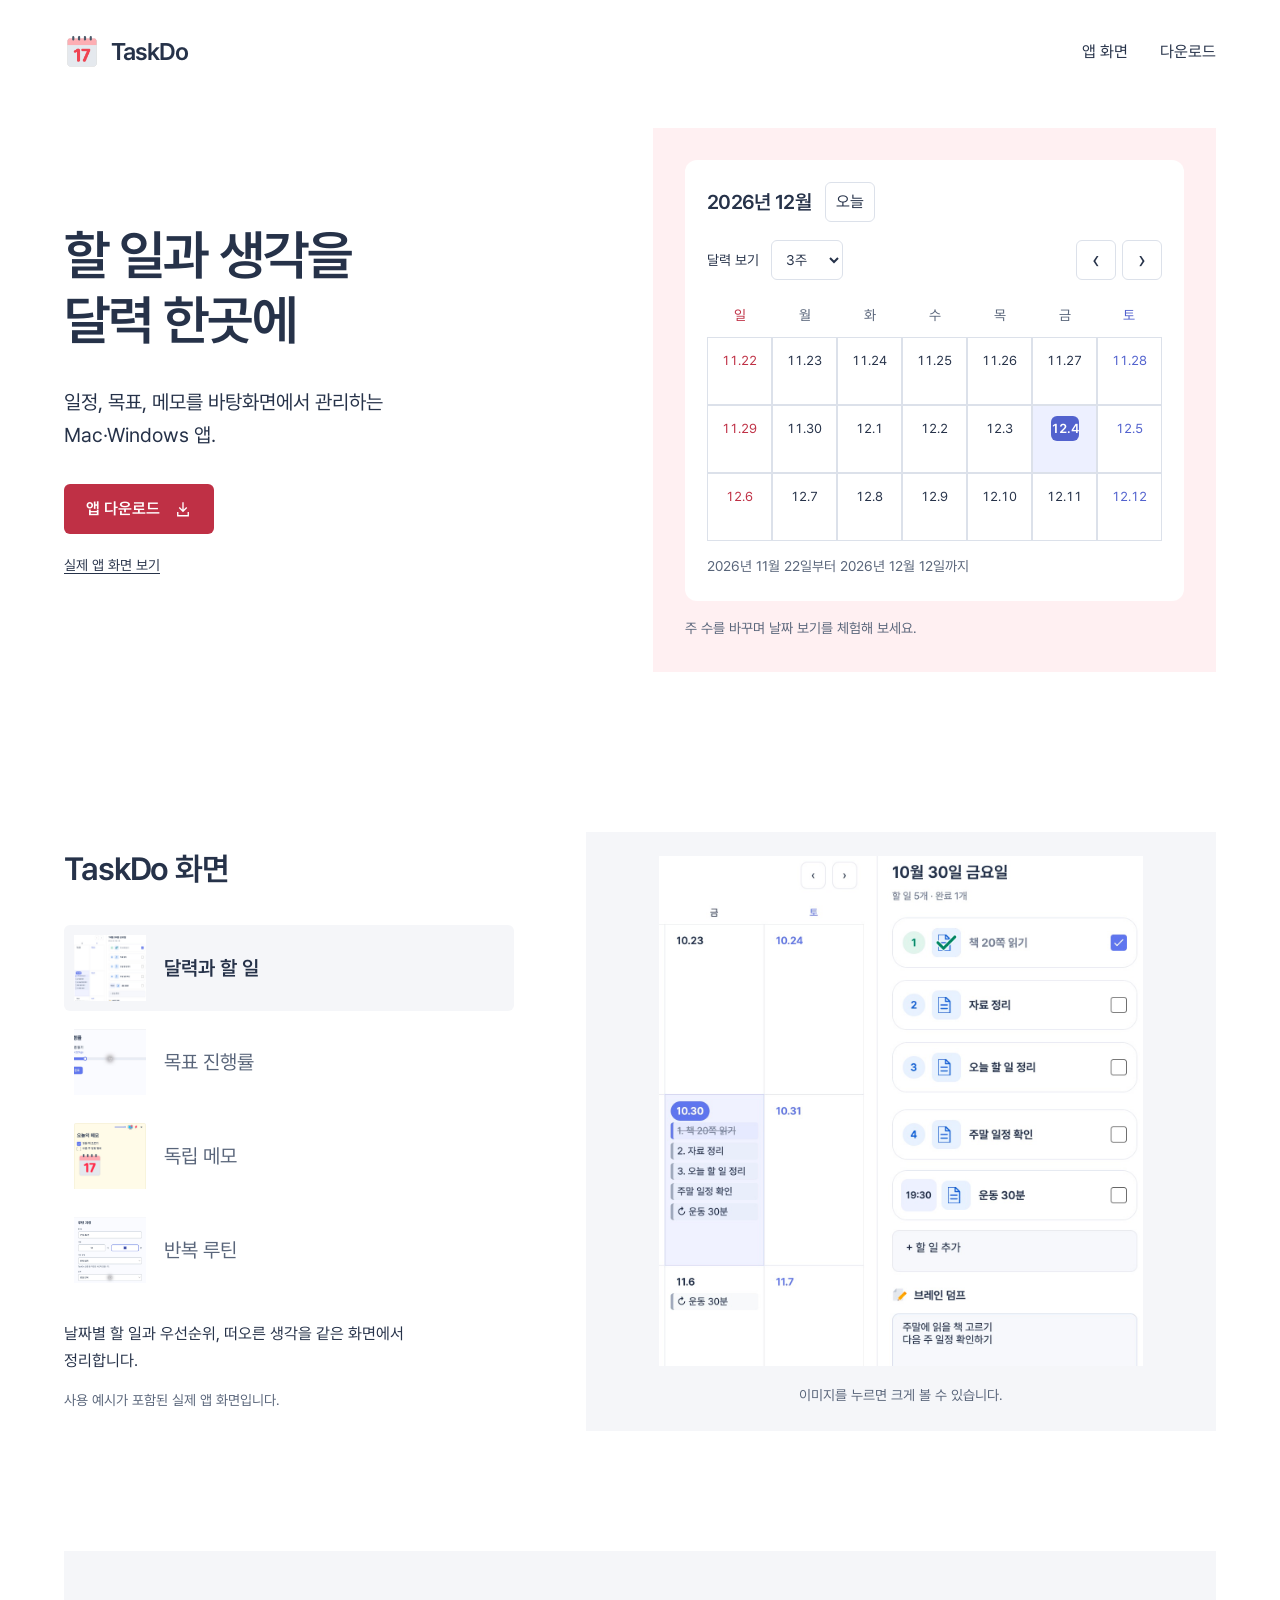
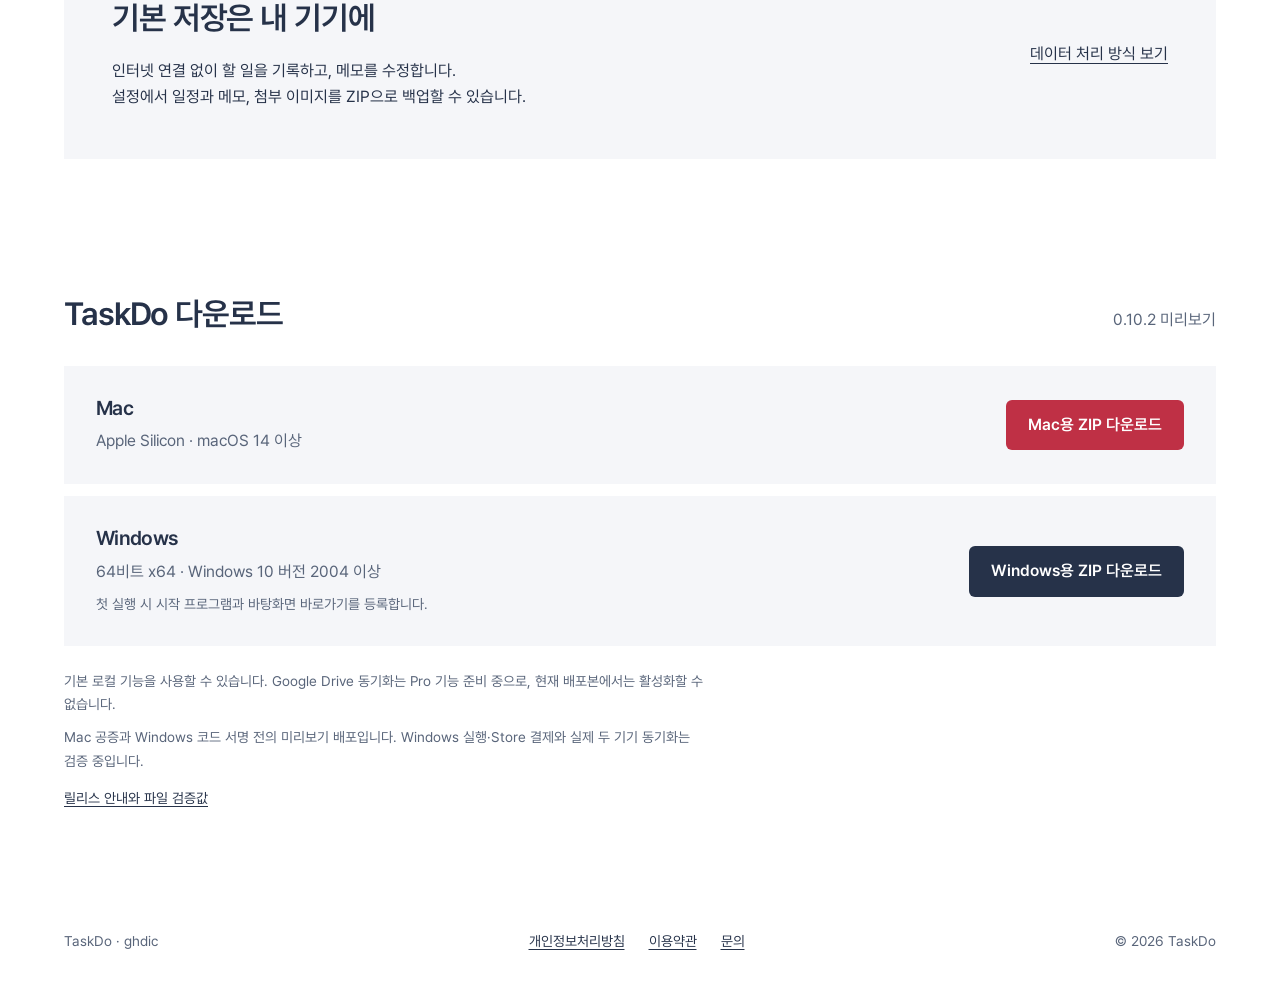
<file: index.html>
<!doctype html>
<html lang="ko">
<head>
  <meta charset="utf-8">
  <meta name="viewport" content="width=device-width, initial-scale=1">
  <meta name="description" content="할 일과 목표, 생각과 메모를 바탕화면에서 관리하는 Mac·Windows 앱 TaskDo.">
  <meta name="color-scheme" content="light">
  <meta name="theme-color" content="#ffffff">
  <meta http-equiv="Content-Security-Policy" content="default-src 'self'; script-src 'self'; style-src 'self'; img-src 'self'; font-src 'self'; connect-src 'none'; object-src 'none'; base-uri 'self'; form-action 'none'">
  <title>TaskDo | 달력, 할 일, 메모</title>
  <link rel="canonical" href="https://ghdic.github.io/taskdo-web/">
  <link rel="icon" type="image/png" href="assets/taskdo.png">
  <link rel="stylesheet" href="assets/site.css">
  <meta property="og:title" content="TaskDo | 달력, 할 일, 메모">
  <meta property="og:description" content="할 일과 목표, 생각과 메모를 바탕화면에서 관리하는 Mac·Windows 앱 TaskDo.">
  <meta property="og:type" content="website">
  <meta property="og:url" content="https://ghdic.github.io/taskdo-web/">
  <meta property="og:image" content="https://ghdic.github.io/taskdo-web/assets/taskdo.png">
</head>
<body>
<a class="skip-link" href="#main">본문으로 이동</a>
<header class="site-header wrap">
  <a class="brand" href="./" aria-label="TaskDo 홈"><img src="assets/taskdo.png" width="36" height="36" alt="">TaskDo</a>
  <nav aria-label="주 메뉴"><a href="#screens">앱 화면</a><a href="#download">다운로드</a></nav>
</header>
<main id="main">
  <section class="hero wrap" aria-labelledby="hero-title">
    <div class="hero-copy">
      <h1 id="hero-title">할 일과 생각을<br>달력 한곳에</h1>
      <p>일정, 목표, 메모를 바탕화면에서 관리하는<br class="desktop-break"> Mac·Windows 앱.</p>
      <a class="button" href="#download">앱 다운로드 <svg aria-hidden="true" width="18" height="18" viewBox="0 0 24 24" fill="none" stroke="currentColor" stroke-width="1.8"><path d="M12 3v12m-5-5 5 5 5-5M5 16v5h14v-5"/></svg></a>
      <a class="quiet-link" href="#screens">실제 앱 화면 보기</a>
    </div>
    <div class="calendar-stage">
      <div class="calendar-demo" data-ui data-weeks="3">
        <div class="calendar-heading"><h2 id="calendar-month">달력</h2><button type="button" id="calendar-today">오늘</button></div>
        <div class="calendar-controls">
          <label for="week-count">달력 보기 <select id="week-count"><option value="1">1주</option><option value="2">2주</option><option value="3" selected>3주</option><option value="4">4주</option></select></label>
          <div class="week-navigation"><button type="button" id="previous-week" aria-label="이전 한 주">‹</button><button type="button" id="next-week" aria-label="다음 한 주">›</button></div>
        </div>
        <div class="weekdays" aria-hidden="true"><span>일</span><span>월</span><span>화</span><span>수</span><span>목</span><span>금</span><span>토</span></div>
        <div id="calendar-days" class="calendar-days" aria-label="날짜 보기"></div>
        <p class="calendar-range" id="calendar-range" aria-live="polite">앱에서 1주부터 4주까지 선택할 수 있습니다.</p>
      </div>
      <noscript><p>달력 체험에는 JavaScript가 필요합니다. 다운로드와 정책 페이지는 그대로 사용할 수 있습니다.</p></noscript>
      <p class="preview-note">주 수를 바꾸며 날짜 보기를 체험해 보세요.</p>
    </div>
  </section>

  <section id="screens" class="showcase wrap" aria-labelledby="screens-title">
    <div class="showcase-copy">
      <h2 id="screens-title">TaskDo 화면</h2>
      <div class="screen-tabs" role="tablist" aria-label="앱 기능 화면" aria-orientation="vertical">
        <button type="button" id="tab-tasks" role="tab" aria-selected="true" aria-controls="screen-panel" data-screen="tasks"><img src="assets/screens/tasks.png" alt="" width="72" height="66" loading="lazy"><span>달력과 할 일</span></button>
        <button type="button" id="tab-goals" role="tab" aria-selected="false" aria-controls="screen-panel" tabindex="-1" data-screen="goals"><img src="assets/screens/goals.png" alt="" width="72" height="66" loading="lazy"><span>목표 진행률</span></button>
        <button type="button" id="tab-memo" role="tab" aria-selected="false" aria-controls="screen-panel" tabindex="-1" data-screen="memo"><img src="assets/screens/memo.png" alt="" width="72" height="66" loading="lazy"><span>독립 메모</span></button>
        <button type="button" id="tab-routine" role="tab" aria-selected="false" aria-controls="screen-panel" tabindex="-1" data-screen="routine"><img src="assets/screens/routine.png" alt="" width="72" height="66" loading="lazy"><span>반복 루틴</span></button>
      </div>
      <p id="screen-description">날짜별 할 일과 우선순위, 떠오른 생각을 같은 화면에서 정리합니다.</p>
      <p class="note">사용 예시가 포함된 실제 앱 화면입니다.</p>
    </div>
    <figure id="screen-panel" role="tabpanel" aria-labelledby="tab-tasks" tabindex="0">
      <a id="full-screen-link" href="assets/screens/tasks.png" target="_blank" rel="noopener" aria-label="앱 화면 원본 크게 보기"><img id="feature-screen" src="assets/screens/tasks.png" width="1196" height="1260" alt="달력 옆에 날짜별 할 일과 브레인 덤프를 표시한 TaskDo 화면" loading="lazy"></a>
      <figcaption>이미지를 누르면 크게 볼 수 있습니다.</figcaption>
    </figure>
  </section>

  <section class="local-first wrap" aria-labelledby="local-title">
    <div><h2 id="local-title">기본 저장은 내 기기에</h2><p>인터넷 연결 없이 할 일을 기록하고, 메모를 수정합니다.<br>설정에서 일정과 메모, 첨부 이미지를 ZIP으로 백업할 수 있습니다.</p></div>
    <a class="text-link" href="privacy/">데이터 처리 방식 보기</a>
  </section>

  <section id="download" class="downloads wrap" aria-labelledby="download-title">
    <div class="download-heading"><h2 id="download-title">TaskDo 다운로드</h2><p>0.10.2 미리보기</p></div>
    <div class="download-list">
      <div class="download-row"><div><h3>Mac</h3><p>Apple Silicon · macOS 14 이상</p></div><a class="button" href="https://github.com/ghdic/taskdo-web/releases/download/v0.10.2/TaskDo-0.10.2-macos-arm64.zip">Mac용 ZIP 다운로드</a></div>
      <div class="download-row"><div><h3>Windows</h3><p>64비트 x64 · Windows 10 버전 2004 이상</p><p class="note">첫 실행 시 시작 프로그램과 바탕화면 바로가기를 등록합니다.</p></div><a class="button button-secondary" href="https://github.com/ghdic/taskdo-web/releases/download/v0.10.2/TaskDo-0.10.2-windows-x64.zip">Windows용 ZIP 다운로드</a></div>
    </div>
    <div class="release-notes"><p>기본 로컬 기능을 사용할 수 있습니다. Google Drive 동기화는 Pro 기능 준비 중으로, 현재 배포본에서는 활성화할 수 없습니다.</p><p>Mac 공증과 Windows 코드 서명 전의 미리보기 배포입니다. Windows 실행·Store 결제와 실제 두 기기 동기화는 검증 중입니다.</p><a href="https://github.com/ghdic/taskdo-web/releases/tag/v0.10.2">릴리스 안내와 파일 검증값</a></div>
  </section>
</main>
<footer class="site-footer wrap">
  <p>TaskDo · ghdic</p>
  <nav aria-label="정책 및 문의"><a href="privacy/">개인정보처리방침</a><a href="terms/">이용약관</a><a href="mailto:ghdic77@gmail.com">문의</a></nav>
  <p>© 2026 TaskDo</p>
</footer>
<script src="assets/site.js" defer></script>
</body>
</html>
</file>
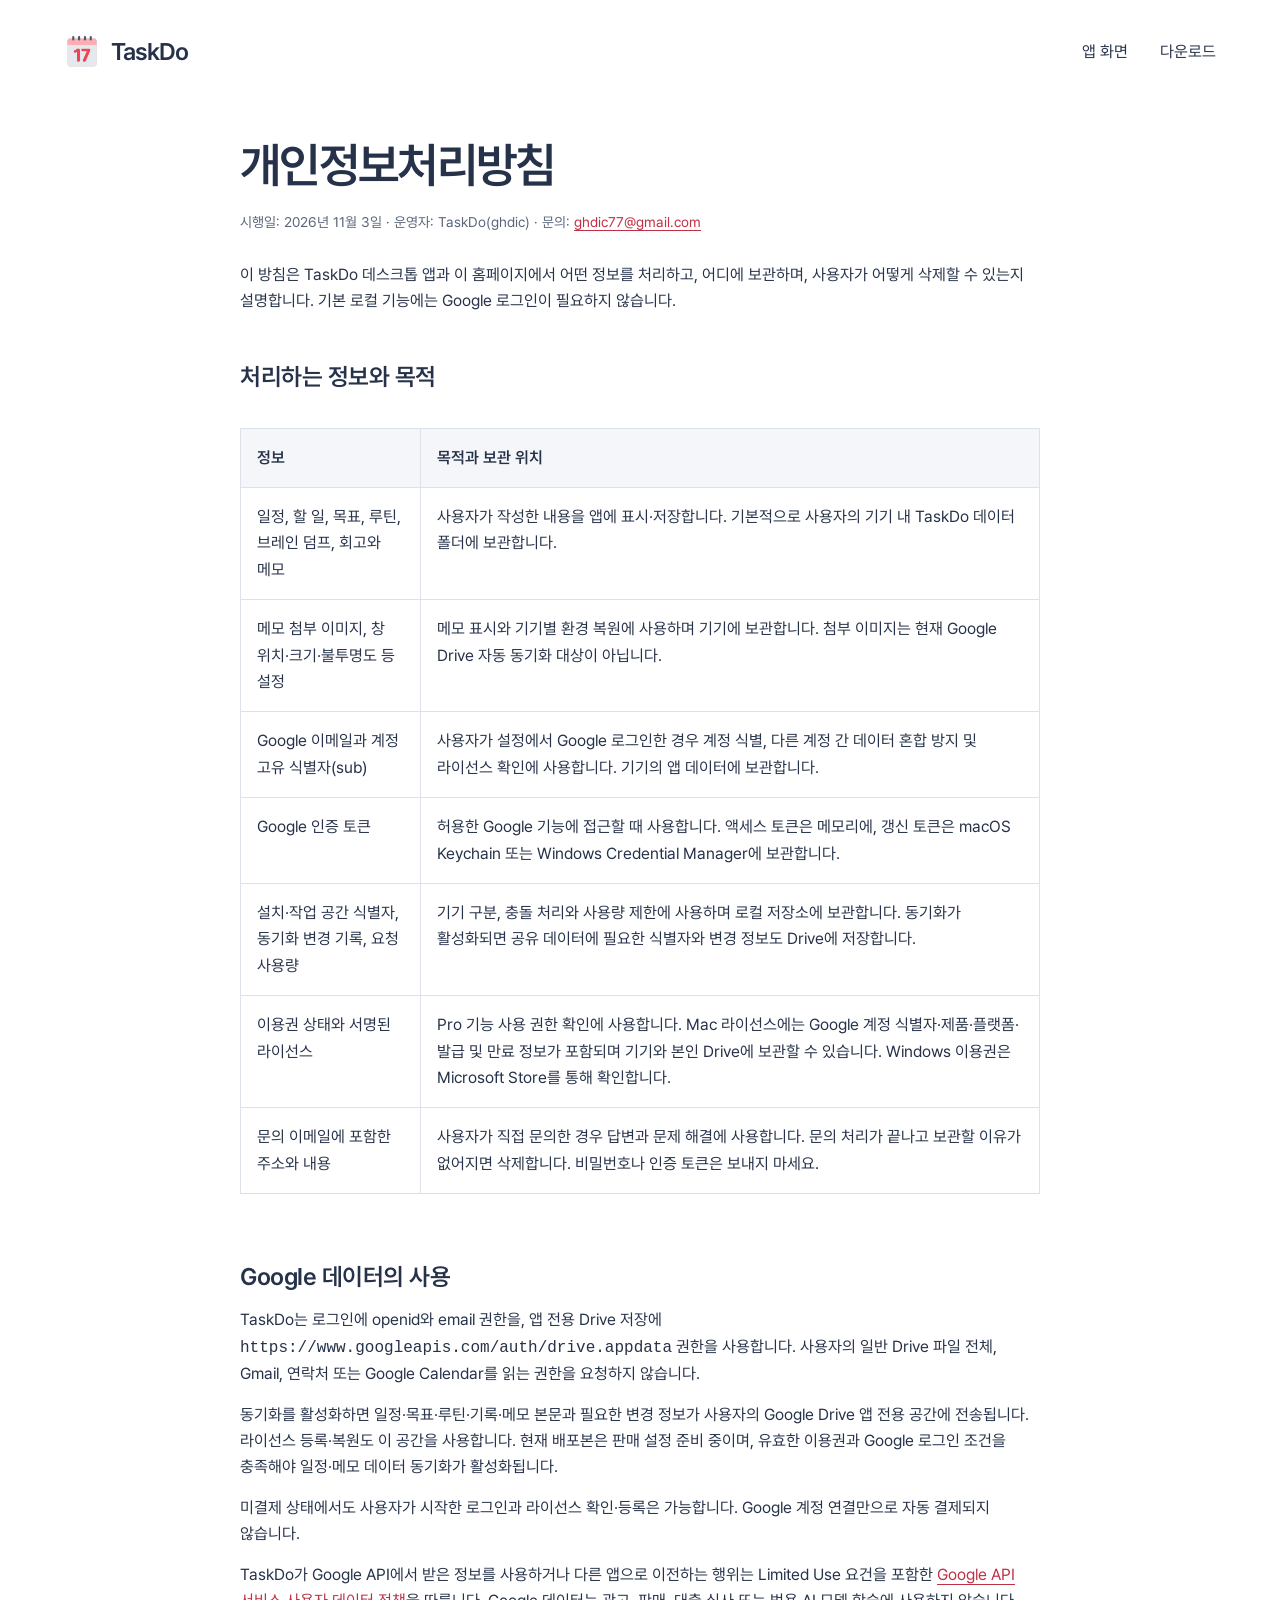
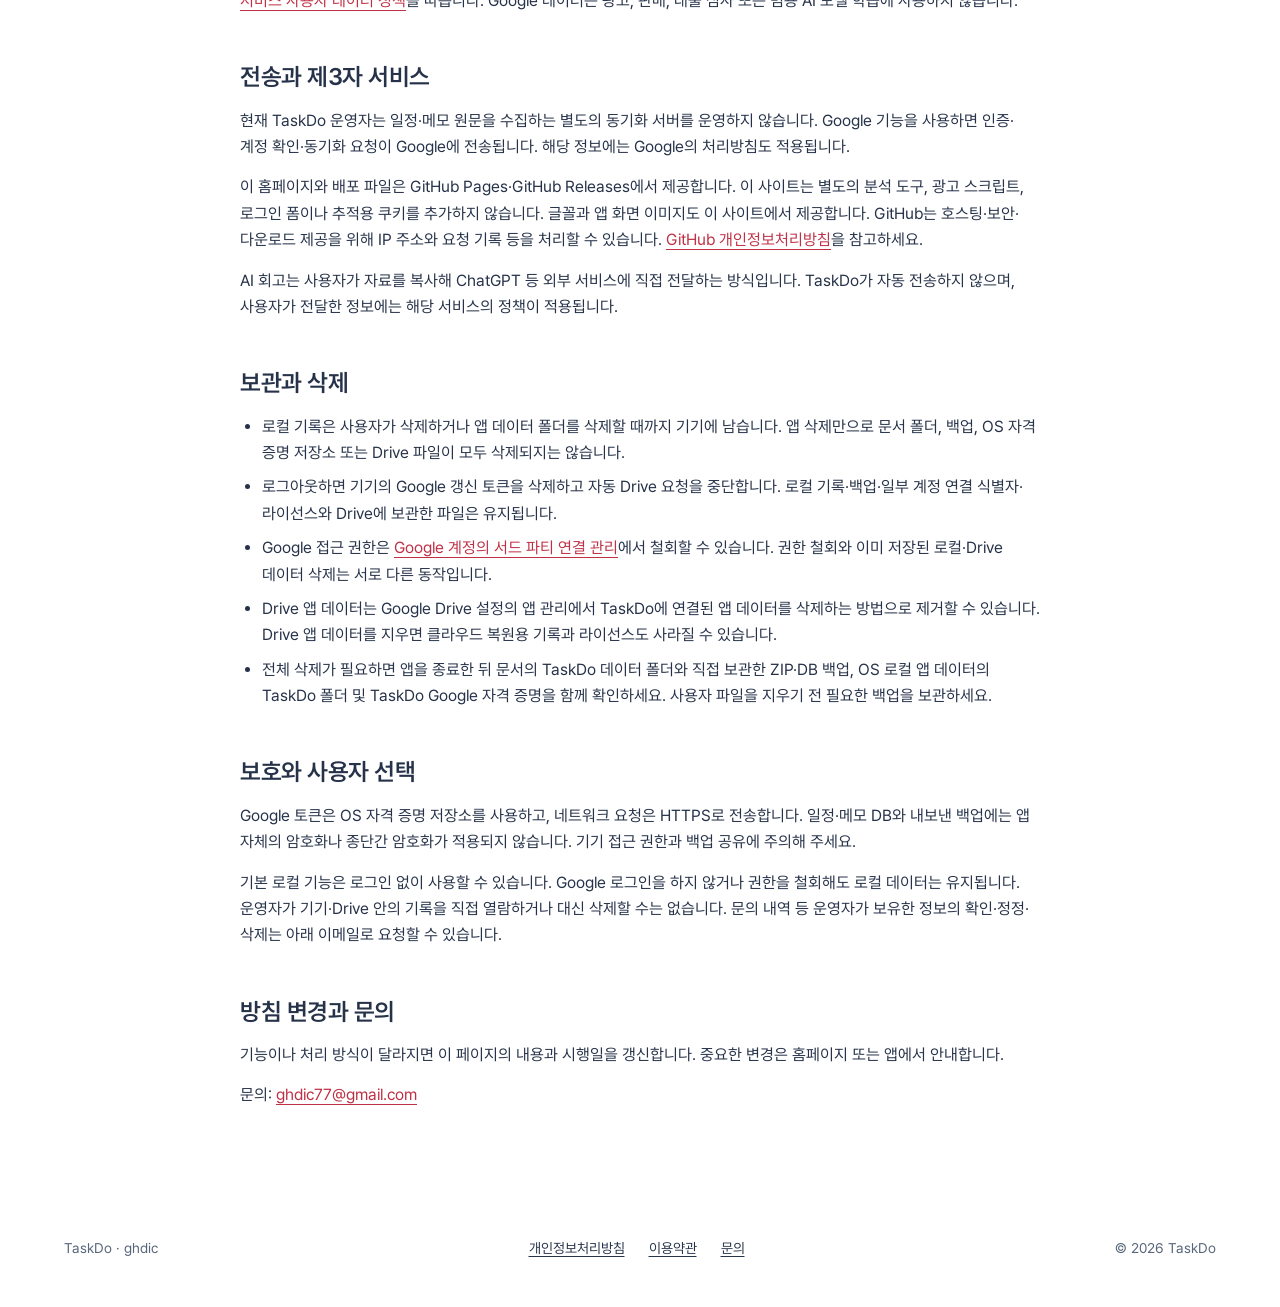
<file: privacy/index.html>
<!doctype html>
<html lang="ko">
<head>
  <meta charset="utf-8">
  <meta name="viewport" content="width=device-width, initial-scale=1">
  <meta name="description" content="TaskDo의 개인정보처리방침입니다.">
  <meta name="color-scheme" content="light">
  <meta name="theme-color" content="#ffffff">
  <meta http-equiv="Content-Security-Policy" content="default-src 'self'; script-src 'self'; style-src 'self'; img-src 'self'; font-src 'self'; connect-src 'none'; object-src 'none'; base-uri 'self'; form-action 'none'">
  <title>개인정보처리방침 | TaskDo</title>
  <link rel="canonical" href="https://ghdic.github.io/taskdo-web/privacy/">
  <link rel="icon" type="image/png" href="../assets/taskdo.png">
  <link rel="stylesheet" href="../assets/site.css">
  <meta property="og:title" content="개인정보처리방침 | TaskDo">
  <meta property="og:description" content="TaskDo의 개인정보처리방침입니다.">
  <meta property="og:type" content="website">
  <meta property="og:url" content="https://ghdic.github.io/taskdo-web/privacy/">
  <meta property="og:image" content="https://ghdic.github.io/taskdo-web/assets/taskdo.png">
</head>
<body>
<a class="skip-link" href="#main">본문으로 이동</a>
<header class="site-header wrap">
  <a class="brand" href="../" aria-label="TaskDo 홈"><img src="../assets/taskdo.png" width="36" height="36" alt="">TaskDo</a>
  <nav aria-label="주 메뉴"><a href="../#screens">앱 화면</a><a href="../#download">다운로드</a></nav>
</header>
<main id="main" class="policy"><h1>개인정보처리방침</h1>
<p class="policy-meta">시행일: 2026년 11월 3일 · 운영자: TaskDo(ghdic) · 문의: <a href="mailto:ghdic77@gmail.com">ghdic77@gmail.com</a></p>
<p>이 방침은 TaskDo 데스크톱 앱과 이 홈페이지에서 어떤 정보를 처리하고, 어디에 보관하며, 사용자가 어떻게 삭제할 수 있는지 설명합니다. 기본 로컬 기능에는 Google 로그인이 필요하지 않습니다.</p>
<section><h2>처리하는 정보와 목적</h2>
<div class="table-wrap"><table><thead><tr><th scope="col">정보</th><th scope="col">목적과 보관 위치</th></tr></thead><tbody>
<tr><td>일정, 할 일, 목표, 루틴, 브레인 덤프, 회고와 메모</td><td>사용자가 작성한 내용을 앱에 표시·저장합니다. 기본적으로 사용자의 기기 내 TaskDo 데이터 폴더에 보관합니다.</td></tr>
<tr><td>메모 첨부 이미지, 창 위치·크기·불투명도 등 설정</td><td>메모 표시와 기기별 환경 복원에 사용하며 기기에 보관합니다. 첨부 이미지는 현재 Google Drive 자동 동기화 대상이 아닙니다.</td></tr>
<tr><td>Google 이메일과 계정 고유 식별자(sub)</td><td>사용자가 설정에서 Google 로그인한 경우 계정 식별, 다른 계정 간 데이터 혼합 방지 및 라이선스 확인에 사용합니다. 기기의 앱 데이터에 보관합니다.</td></tr>
<tr><td>Google 인증 토큰</td><td>허용한 Google 기능에 접근할 때 사용합니다. 액세스 토큰은 메모리에, 갱신 토큰은 macOS Keychain 또는 Windows Credential Manager에 보관합니다.</td></tr>
<tr><td>설치·작업 공간 식별자, 동기화 변경 기록, 요청 사용량</td><td>기기 구분, 충돌 처리와 사용량 제한에 사용하며 로컬 저장소에 보관합니다. 동기화가 활성화되면 공유 데이터에 필요한 식별자와 변경 정보도 Drive에 저장합니다.</td></tr>
<tr><td>이용권 상태와 서명된 라이선스</td><td>Pro 기능 사용 권한 확인에 사용합니다. Mac 라이선스에는 Google 계정 식별자·제품·플랫폼·발급 및 만료 정보가 포함되며 기기와 본인 Drive에 보관할 수 있습니다. Windows 이용권은 Microsoft Store를 통해 확인합니다.</td></tr>
<tr><td>문의 이메일에 포함한 주소와 내용</td><td>사용자가 직접 문의한 경우 답변과 문제 해결에 사용합니다. 문의 처리가 끝나고 보관할 이유가 없어지면 삭제합니다. 비밀번호나 인증 토큰은 보내지 마세요.</td></tr>
</tbody></table></div></section>
<section><h2>Google 데이터의 사용</h2>
<p>TaskDo는 로그인에 openid와 email 권한을, 앱 전용 Drive 저장에 <code>https://www.googleapis.com/auth/drive.appdata</code> 권한을 사용합니다. 사용자의 일반 Drive 파일 전체, Gmail, 연락처 또는 Google Calendar를 읽는 권한을 요청하지 않습니다.</p>
<p>동기화를 활성화하면 일정·목표·루틴·기록·메모 본문과 필요한 변경 정보가 사용자의 Google Drive 앱 전용 공간에 전송됩니다. 라이선스 등록·복원도 이 공간을 사용합니다. 현재 배포본은 판매 설정 준비 중이며, 유효한 이용권과 Google 로그인 조건을 충족해야 일정·메모 데이터 동기화가 활성화됩니다.</p>
<p>미결제 상태에서도 사용자가 시작한 로그인과 라이선스 확인·등록은 가능합니다. Google 계정 연결만으로 자동 결제되지 않습니다.</p>
<p>TaskDo가 Google API에서 받은 정보를 사용하거나 다른 앱으로 이전하는 행위는 Limited Use 요건을 포함한 <a href="https://developers.google.com/terms/api-services-user-data-policy" rel="noopener">Google API 서비스 사용자 데이터 정책</a>을 따릅니다. Google 데이터는 광고, 판매, 대출 심사 또는 범용 AI 모델 학습에 사용하지 않습니다.</p></section>
<section><h2>전송과 제3자 서비스</h2>
<p>현재 TaskDo 운영자는 일정·메모 원문을 수집하는 별도의 동기화 서버를 운영하지 않습니다. Google 기능을 사용하면 인증·계정 확인·동기화 요청이 Google에 전송됩니다. 해당 정보에는 Google의 처리방침도 적용됩니다.</p>
<p>이 홈페이지와 배포 파일은 GitHub Pages·GitHub Releases에서 제공합니다. 이 사이트는 별도의 분석 도구, 광고 스크립트, 로그인 폼이나 추적용 쿠키를 추가하지 않습니다. 글꼴과 앱 화면 이미지도 이 사이트에서 제공합니다. GitHub는 호스팅·보안·다운로드 제공을 위해 IP 주소와 요청 기록 등을 처리할 수 있습니다. <a href="https://docs.github.com/en/site-policy/privacy-policies/github-general-privacy-statement" rel="noopener">GitHub 개인정보처리방침</a>을 참고하세요.</p>
<p>AI 회고는 사용자가 자료를 복사해 ChatGPT 등 외부 서비스에 직접 전달하는 방식입니다. TaskDo가 자동 전송하지 않으며, 사용자가 전달한 정보에는 해당 서비스의 정책이 적용됩니다.</p></section>
<section><h2>보관과 삭제</h2>
<ul><li>로컬 기록은 사용자가 삭제하거나 앱 데이터 폴더를 삭제할 때까지 기기에 남습니다. 앱 삭제만으로 문서 폴더, 백업, OS 자격 증명 저장소 또는 Drive 파일이 모두 삭제되지는 않습니다.</li>
<li>로그아웃하면 기기의 Google 갱신 토큰을 삭제하고 자동 Drive 요청을 중단합니다. 로컬 기록·백업·일부 계정 연결 식별자·라이선스와 Drive에 보관한 파일은 유지됩니다.</li>
<li>Google 접근 권한은 <a href="https://myaccount.google.com/connections" rel="noopener">Google 계정의 서드 파티 연결 관리</a>에서 철회할 수 있습니다. 권한 철회와 이미 저장된 로컬·Drive 데이터 삭제는 서로 다른 동작입니다.</li>
<li>Drive 앱 데이터는 Google Drive 설정의 앱 관리에서 TaskDo에 연결된 앱 데이터를 삭제하는 방법으로 제거할 수 있습니다. Drive 앱 데이터를 지우면 클라우드 복원용 기록과 라이선스도 사라질 수 있습니다.</li>
<li>전체 삭제가 필요하면 앱을 종료한 뒤 문서의 TaskDo 데이터 폴더와 직접 보관한 ZIP·DB 백업, OS 로컬 앱 데이터의 TaskDo 폴더 및 TaskDo Google 자격 증명을 함께 확인하세요. 사용자 파일을 지우기 전 필요한 백업을 보관하세요.</li></ul></section>
<section><h2>보호와 사용자 선택</h2>
<p>Google 토큰은 OS 자격 증명 저장소를 사용하고, 네트워크 요청은 HTTPS로 전송합니다. 일정·메모 DB와 내보낸 백업에는 앱 자체의 암호화나 종단간 암호화가 적용되지 않습니다. 기기 접근 권한과 백업 공유에 주의해 주세요.</p>
<p>기본 로컬 기능은 로그인 없이 사용할 수 있습니다. Google 로그인을 하지 않거나 권한을 철회해도 로컬 데이터는 유지됩니다. 운영자가 기기·Drive 안의 기록을 직접 열람하거나 대신 삭제할 수는 없습니다. 문의 내역 등 운영자가 보유한 정보의 확인·정정·삭제는 아래 이메일로 요청할 수 있습니다.</p></section>
<section><h2>방침 변경과 문의</h2><p>기능이나 처리 방식이 달라지면 이 페이지의 내용과 시행일을 갱신합니다. 중요한 변경은 홈페이지 또는 앱에서 안내합니다.</p><p>문의: <a href="mailto:ghdic77@gmail.com">ghdic77@gmail.com</a></p></section></main>
<footer class="site-footer wrap">
  <p>TaskDo · ghdic</p>
  <nav aria-label="정책 및 문의"><a href="../privacy/">개인정보처리방침</a><a href="../terms/">이용약관</a><a href="mailto:ghdic77@gmail.com">문의</a></nav>
  <p>© 2026 TaskDo</p>
</footer>
</body>
</html>
</file>
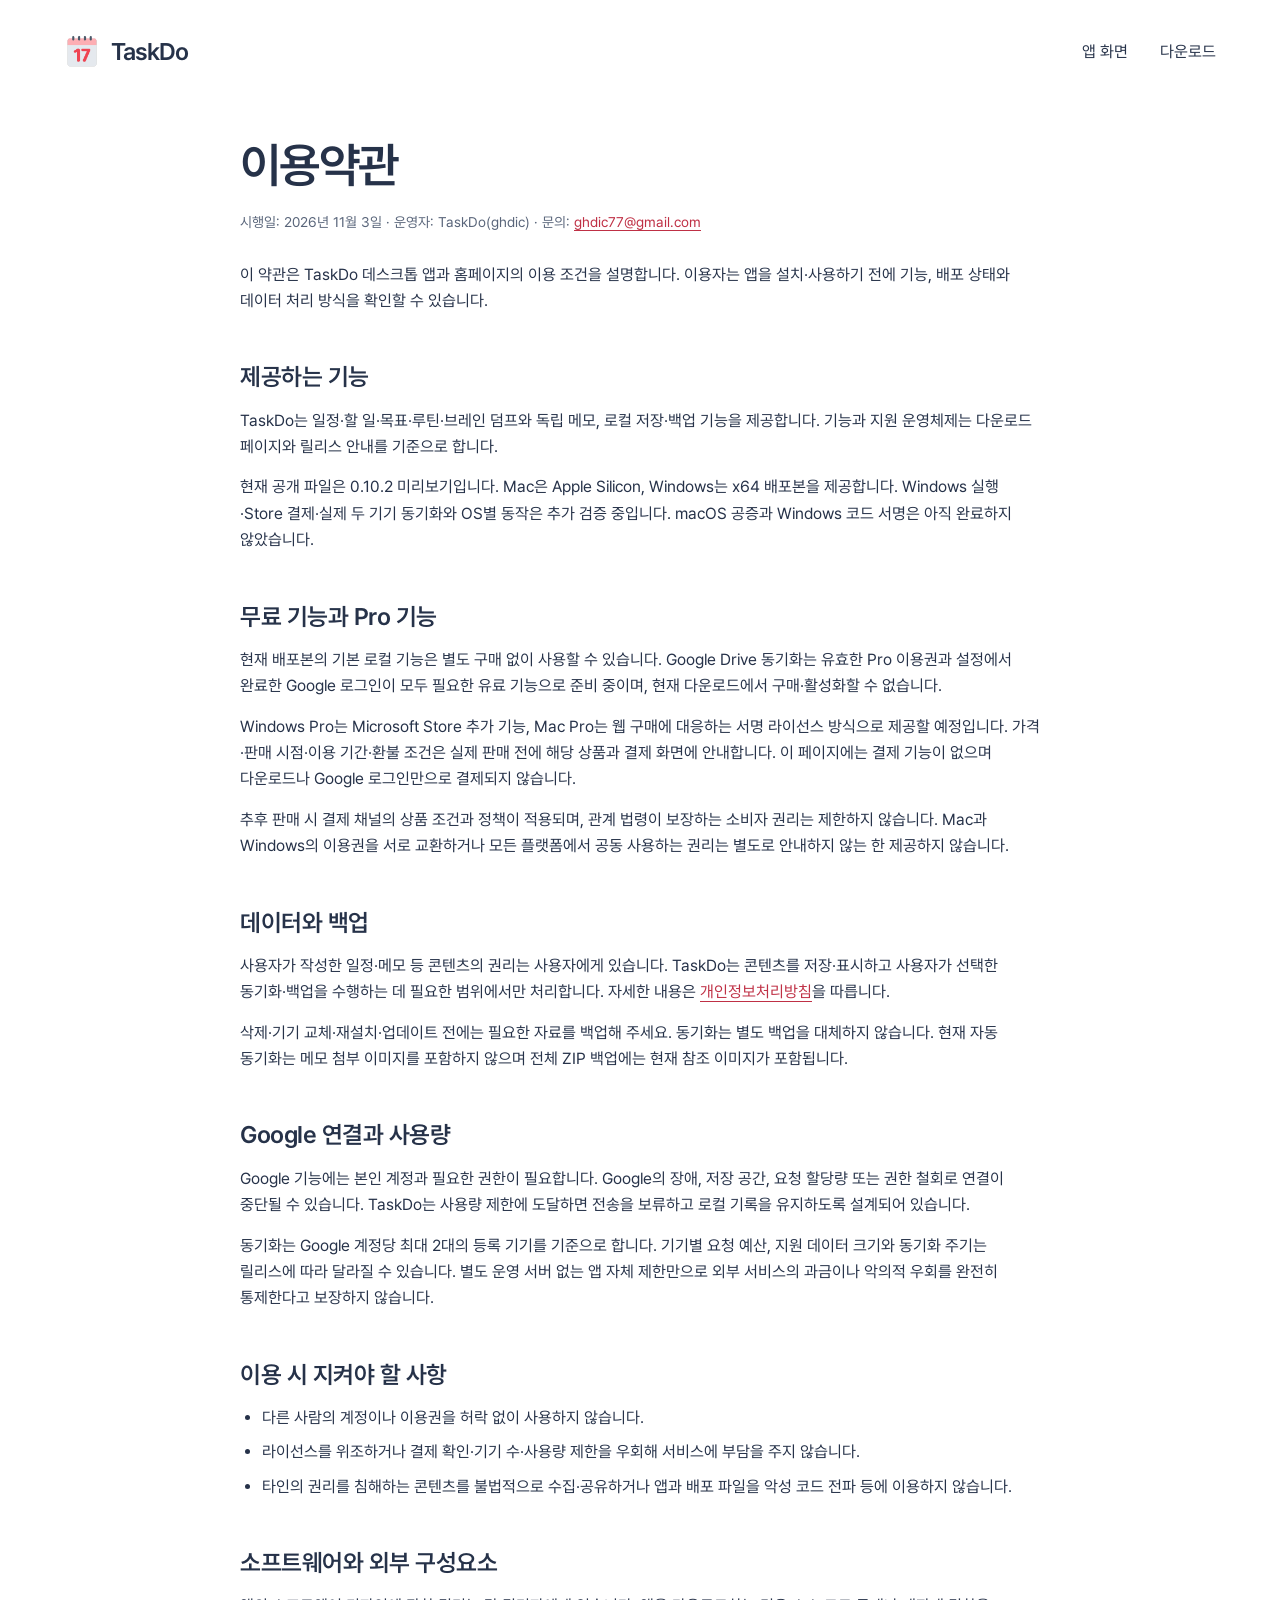
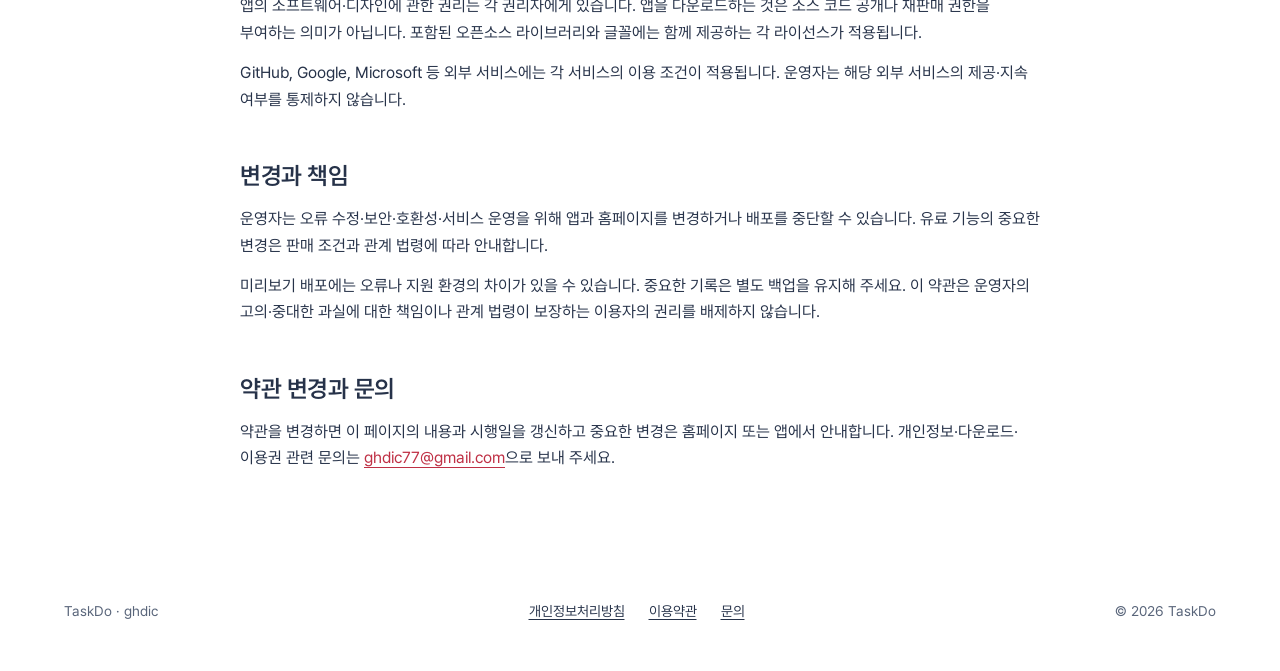
<file: terms/index.html>
<!doctype html>
<html lang="ko">
<head>
  <meta charset="utf-8">
  <meta name="viewport" content="width=device-width, initial-scale=1">
  <meta name="description" content="TaskDo의 이용약관입니다.">
  <meta name="color-scheme" content="light">
  <meta name="theme-color" content="#ffffff">
  <meta http-equiv="Content-Security-Policy" content="default-src 'self'; script-src 'self'; style-src 'self'; img-src 'self'; font-src 'self'; connect-src 'none'; object-src 'none'; base-uri 'self'; form-action 'none'">
  <title>이용약관 | TaskDo</title>
  <link rel="canonical" href="https://ghdic.github.io/taskdo-web/terms/">
  <link rel="icon" type="image/png" href="../assets/taskdo.png">
  <link rel="stylesheet" href="../assets/site.css">
  <meta property="og:title" content="이용약관 | TaskDo">
  <meta property="og:description" content="TaskDo의 이용약관입니다.">
  <meta property="og:type" content="website">
  <meta property="og:url" content="https://ghdic.github.io/taskdo-web/terms/">
  <meta property="og:image" content="https://ghdic.github.io/taskdo-web/assets/taskdo.png">
</head>
<body>
<a class="skip-link" href="#main">본문으로 이동</a>
<header class="site-header wrap">
  <a class="brand" href="../" aria-label="TaskDo 홈"><img src="../assets/taskdo.png" width="36" height="36" alt="">TaskDo</a>
  <nav aria-label="주 메뉴"><a href="../#screens">앱 화면</a><a href="../#download">다운로드</a></nav>
</header>
<main id="main" class="policy"><h1>이용약관</h1>
<p class="policy-meta">시행일: 2026년 11월 3일 · 운영자: TaskDo(ghdic) · 문의: <a href="mailto:ghdic77@gmail.com">ghdic77@gmail.com</a></p>
<p>이 약관은 TaskDo 데스크톱 앱과 홈페이지의 이용 조건을 설명합니다. 이용자는 앱을 설치·사용하기 전에 기능, 배포 상태와 데이터 처리 방식을 확인할 수 있습니다.</p>
<section><h2>제공하는 기능</h2><p>TaskDo는 일정·할 일·목표·루틴·브레인 덤프와 독립 메모, 로컬 저장·백업 기능을 제공합니다. 기능과 지원 운영체제는 다운로드 페이지와 릴리스 안내를 기준으로 합니다.</p><p>현재 공개 파일은 0.10.2 미리보기입니다. Mac은 Apple Silicon, Windows는 x64 배포본을 제공합니다. Windows 실행·Store 결제·실제 두 기기 동기화와 OS별 동작은 추가 검증 중입니다. macOS 공증과 Windows 코드 서명은 아직 완료하지 않았습니다.</p></section>
<section><h2>무료 기능과 Pro 기능</h2><p>현재 배포본의 기본 로컬 기능은 별도 구매 없이 사용할 수 있습니다. Google Drive 동기화는 유효한 Pro 이용권과 설정에서 완료한 Google 로그인이 모두 필요한 유료 기능으로 준비 중이며, 현재 다운로드에서 구매·활성화할 수 없습니다.</p><p>Windows Pro는 Microsoft Store 추가 기능, Mac Pro는 웹 구매에 대응하는 서명 라이선스 방식으로 제공할 예정입니다. 가격·판매 시점·이용 기간·환불 조건은 실제 판매 전에 해당 상품과 결제 화면에 안내합니다. 이 페이지에는 결제 기능이 없으며 다운로드나 Google 로그인만으로 결제되지 않습니다.</p><p>추후 판매 시 결제 채널의 상품 조건과 정책이 적용되며, 관계 법령이 보장하는 소비자 권리는 제한하지 않습니다. Mac과 Windows의 이용권을 서로 교환하거나 모든 플랫폼에서 공동 사용하는 권리는 별도로 안내하지 않는 한 제공하지 않습니다.</p></section>
<section><h2>데이터와 백업</h2><p>사용자가 작성한 일정·메모 등 콘텐츠의 권리는 사용자에게 있습니다. TaskDo는 콘텐츠를 저장·표시하고 사용자가 선택한 동기화·백업을 수행하는 데 필요한 범위에서만 처리합니다. 자세한 내용은 <a href="../privacy/">개인정보처리방침</a>을 따릅니다.</p><p>삭제·기기 교체·재설치·업데이트 전에는 필요한 자료를 백업해 주세요. 동기화는 별도 백업을 대체하지 않습니다. 현재 자동 동기화는 메모 첨부 이미지를 포함하지 않으며 전체 ZIP 백업에는 현재 참조 이미지가 포함됩니다.</p></section>
<section><h2>Google 연결과 사용량</h2><p>Google 기능에는 본인 계정과 필요한 권한이 필요합니다. Google의 장애, 저장 공간, 요청 할당량 또는 권한 철회로 연결이 중단될 수 있습니다. TaskDo는 사용량 제한에 도달하면 전송을 보류하고 로컬 기록을 유지하도록 설계되어 있습니다.</p><p>동기화는 Google 계정당 최대 2대의 등록 기기를 기준으로 합니다. 기기별 요청 예산, 지원 데이터 크기와 동기화 주기는 릴리스에 따라 달라질 수 있습니다. 별도 운영 서버 없는 앱 자체 제한만으로 외부 서비스의 과금이나 악의적 우회를 완전히 통제한다고 보장하지 않습니다.</p></section>
<section><h2>이용 시 지켜야 할 사항</h2><ul><li>다른 사람의 계정이나 이용권을 허락 없이 사용하지 않습니다.</li><li>라이선스를 위조하거나 결제 확인·기기 수·사용량 제한을 우회해 서비스에 부담을 주지 않습니다.</li><li>타인의 권리를 침해하는 콘텐츠를 불법적으로 수집·공유하거나 앱과 배포 파일을 악성 코드 전파 등에 이용하지 않습니다.</li></ul></section>
<section><h2>소프트웨어와 외부 구성요소</h2><p>앱의 소프트웨어·디자인에 관한 권리는 각 권리자에게 있습니다. 앱을 다운로드하는 것은 소스 코드 공개나 재판매 권한을 부여하는 의미가 아닙니다. 포함된 오픈소스 라이브러리와 글꼴에는 함께 제공하는 각 라이선스가 적용됩니다.</p><p>GitHub, Google, Microsoft 등 외부 서비스에는 각 서비스의 이용 조건이 적용됩니다. 운영자는 해당 외부 서비스의 제공·지속 여부를 통제하지 않습니다.</p></section>
<section><h2>변경과 책임</h2><p>운영자는 오류 수정·보안·호환성·서비스 운영을 위해 앱과 홈페이지를 변경하거나 배포를 중단할 수 있습니다. 유료 기능의 중요한 변경은 판매 조건과 관계 법령에 따라 안내합니다.</p><p>미리보기 배포에는 오류나 지원 환경의 차이가 있을 수 있습니다. 중요한 기록은 별도 백업을 유지해 주세요. 이 약관은 운영자의 고의·중대한 과실에 대한 책임이나 관계 법령이 보장하는 이용자의 권리를 배제하지 않습니다.</p></section>
<section><h2>약관 변경과 문의</h2><p>약관을 변경하면 이 페이지의 내용과 시행일을 갱신하고 중요한 변경은 홈페이지 또는 앱에서 안내합니다. 개인정보·다운로드·이용권 관련 문의는 <a href="mailto:ghdic77@gmail.com">ghdic77@gmail.com</a>으로 보내 주세요.</p></section></main>
<footer class="site-footer wrap">
  <p>TaskDo · ghdic</p>
  <nav aria-label="정책 및 문의"><a href="../privacy/">개인정보처리방침</a><a href="../terms/">이용약관</a><a href="mailto:ghdic77@gmail.com">문의</a></nav>
  <p>© 2026 TaskDo</p>
</footer>
</body>
</html>
</file>
<file: assets/site.css>
@font-face { font-family: Pretendard; src: url("fonts/Pretendard-Regular.otf") format("opentype"); font-style: normal; font-weight: 400; font-display: swap; }
@font-face { font-family: Pretendard; src: url("fonts/Pretendard-SemiBold.otf") format("opentype"); font-style: normal; font-weight: 600 800; font-display: swap; }
:root { --bg: #ffffff; --surface: #f5f6f9; --stage: #fff0f2; --ink: #263249; --muted: #59657a; --accent: #bf3045; --line: #dce1ea; --app-accent: #5262ce; --app-selected: #edf0ff; --radius: 6px; --small: .875rem; --body: 1rem; --lead: 1.25rem; --section: 2rem; --display: clamp(2.5rem,4.2vw,3.75rem); --space: clamp(24px,5vw,80px); }
* { box-sizing: border-box; }
html { scroll-behavior: smooth; scroll-padding-top: 24px; }
body { margin: 0; background: var(--bg); color: var(--ink); font: 400 var(--body)/1.65 Pretendard, "Apple SD Gothic Neo", "Malgun Gothic", sans-serif; word-break: keep-all; overflow-wrap: anywhere; }
a { color: inherit; text-underline-offset: .24em; }
button,select { font: inherit; }
button,a,select { -webkit-tap-highlight-color: transparent; }
button { cursor: pointer; }
button:disabled { cursor: default; }
button:focus-visible,a:focus-visible,select:focus-visible,[tabindex]:focus-visible { outline: 3px solid var(--accent); outline-offset: 5px; }
img { display: block; max-width: 100%; }
h1,h2,h3,p,figure { margin: 0; }
h1,h2,h3 { font-weight: 600; line-height: 1.22; letter-spacing: -.035em; }
h1 { font-size: var(--display); }
h2 { font-size: var(--section); }
h3 { font-size: var(--lead); }
.wrap { width: min(1280px,calc(100% - var(--space)*2)); margin-inline: auto; }
.site-header { display: flex; align-items: center; justify-content: space-between; min-height: 104px; gap: 24px; }
.brand { display: inline-flex; align-items: center; gap: 11px; font-size: 24px; line-height: 1; font-weight: 600; letter-spacing: -.04em; text-decoration: none; }
.site-header nav { display: flex; gap: 32px; }
.site-header nav a { padding-block: 12px; text-decoration: none; }
.site-header nav a:hover,.site-footer a:hover { color: var(--accent); }
.hero { display: grid; grid-template-columns: 1fr 1.04fr; align-items: stretch; min-height: 600px; padding-block: 24px 64px; gap: 48px; }
.hero-copy { align-self: center; padding-block: 48px; }
.hero-copy > p { margin-top: 32px; max-width: 33ch; font-size: var(--lead); }
.button { display: inline-flex; justify-content: center; align-items: center; gap: 14px; min-height: 48px; padding: 12px 22px; border-radius: var(--radius); border: 0; background: var(--accent); color: var(--bg); font-weight: 600; text-decoration: none; transition: background-color 160ms ease-out,transform 160ms ease-out; }
.button:hover { background: #a92539; transform: translateY(-2px); }
.hero-copy .button { margin-top: 32px; }
.quiet-link { display: block; width: fit-content; margin-top: 20px; font-size: var(--small); }
.calendar-stage { background: var(--stage); padding: 32px; display: flex; flex-direction: column; justify-content: center; }
[data-ui] { background: var(--bg); border-radius: 12px; padding: 22px; }
[data-ui] h2 { font-size: var(--lead); }
[data-ui] .calendar-heading { display: flex; align-items: center; gap: 14px; }
[data-ui] button,[data-ui] select { min-height: 40px; padding: 6px 10px; border: 1px solid var(--line); border-radius: var(--radius); color: var(--ink); background: var(--bg); }
[data-ui] button:hover { background: var(--surface); }
[data-ui] .calendar-controls { display: flex; align-items: center; justify-content: space-between; gap: 16px; margin: 18px 0 14px; font-size: var(--small); }
[data-ui] select { margin-left: 8px; min-width: 72px; }
[data-ui] .week-navigation { display: flex; gap: 6px; }
[data-ui] .week-navigation button { width: 40px; font-size: 24px; line-height: 1; }
[data-ui] .weekdays { display: grid; grid-template-columns: repeat(7,minmax(0,1fr)); text-align: center; font-size: var(--small); color: var(--muted); padding-block: 10px; }
[data-ui] .weekdays span:first-child { color: var(--accent); }
[data-ui] .weekdays span:last-child { color: var(--app-accent); }
[data-ui] .calendar-days { display: grid; grid-template-columns: repeat(7,minmax(0,1fr)); grid-auto-rows: minmax(68px,1fr); min-height: 204px; }
[data-ui] .calendar-day { padding: 10px 1px; white-space: nowrap; text-align: center; border: .5px solid var(--line); font-size: 13px; font-variant-numeric: tabular-nums; }
[data-ui] .calendar-day:nth-child(7n+1) { color: var(--accent); }
[data-ui] .calendar-day:nth-child(7n) { color: var(--app-accent); }
[data-ui] .calendar-day.is-today { background: var(--app-selected); font-weight: 600; }
[data-ui] .calendar-day time { white-space: nowrap; display: inline-flex; min-width: 25px; height: 25px; align-items: center; justify-content: center; }
[data-ui] .is-today time { color: var(--bg); background: var(--app-accent); border-radius: var(--radius); }
.calendar-range { margin-top: 14px; font-size: var(--small); color: var(--muted); }
.preview-note { margin-top: 16px; font-size: var(--small); color: var(--muted); }
.showcase { display: grid; grid-template-columns: 5fr 7fr; gap: 72px; align-items: center; padding-block: 96px; }
.showcase h2 { margin-bottom: 36px; }
.screen-tabs { display: flex; flex-direction: column; gap: 8px; }
.screen-tabs button { display: flex; align-items: center; gap: 18px; padding: 10px; border: 0; border-radius: var(--radius); background: transparent; color: var(--muted); text-align: left; font-size: var(--lead); transition: background-color 160ms ease-out,color 160ms ease-out; }
.screen-tabs button[aria-selected="true"] { background: var(--surface); color: var(--ink); font-weight: 600; }
.screen-tabs button:hover { color: var(--ink); background: var(--surface); }
.screen-tabs img { width: 72px; height: 66px; object-fit: cover; object-position: top; }
#screen-description { margin-top: 28px; max-width: 34ch; min-height: 54px; }
.note { margin-top: 14px; font-size: var(--small); color: var(--muted); }
.showcase figure { background: var(--surface); padding: 24px; min-height: 550px; display: flex; flex-direction: column; justify-content: center; }
.showcase figure a { display: block; }
#feature-screen { width: 100%; height: 510px; object-fit: contain; }
figcaption { margin-top: 18px; color: var(--muted); text-align: center; font-size: var(--small); }
.local-first { display: flex; align-items: center; justify-content: space-between; gap: 40px; background: var(--surface); padding: 48px; margin-block: 24px 64px; }
.local-first p { margin-top: 20px; }
.text-link { flex-shrink: 0; }
.downloads { padding-block: 72px; }
.download-heading { display: flex; align-items: baseline; justify-content: space-between; gap: 20px; }
.download-heading > p { color: var(--muted); }
.download-list { margin-top: 32px; display: grid; gap: 12px; }
.download-row { display: flex; align-items: center; justify-content: space-between; gap: 24px; background: var(--surface); padding: 30px 32px; }
.download-row p { margin-top: 8px; color: var(--muted); }
.button-secondary { background: var(--ink); }
.button-secondary:hover { background: #162137; }
.release-notes { margin-top: 24px; max-width: 80ch; font-size: var(--small); color: var(--muted); }
.release-notes p + p { margin-top: 10px; }
.release-notes a { display: inline-block; margin-top: 14px; color: var(--ink); }
.site-footer { display: flex; align-items: center; justify-content: space-between; flex-wrap: wrap; gap: 24px; padding-block: 40px; font-size: var(--small); color: var(--muted); }
.site-footer nav { display: flex; flex-wrap: wrap; gap: 24px; color: var(--ink); }
.site-footer a { padding-block: 8px; }
.skip-link { position: fixed; top: 12px; left: 12px; padding: 12px 18px; background: var(--ink); color: var(--bg); z-index: 10; transform: translateY(-200%); }
.skip-link:focus { transform: translateY(0); }
.policy { width: min(800px,calc(100% - var(--space)*2)); margin: 32px auto 80px; }
.policy h1 { font-size: clamp(2rem,4vw,3rem); margin-bottom: 16px; }
.policy .policy-meta { color: var(--muted); font-size: var(--small); margin-bottom: 28px; }
.policy > p { margin-bottom: 18px; }
.policy section { margin-top: 48px; }
.policy h2 { font-size: 24px; margin-bottom: 16px; letter-spacing: -.02em; }
.policy h3 { margin: 24px 0 12px; }
.policy p + p { margin-top: 14px; }
.policy ul,.policy ol { padding-left: 22px; margin-block: 16px; }
.policy li + li { margin-top: 8px; }
.policy a { color: var(--accent); }
.policy table { width: 100%; border-collapse: collapse; margin-block: 20px; }
.policy th,.policy td { text-align: left; padding: 16px; border: 1px solid var(--line); vertical-align: top; }
.policy th { background: var(--surface); font-weight: 600; }
.policy .table-wrap { overflow-x: auto; }
.policy .table-wrap table { min-width: 560px; }
@keyframes arrive { from { opacity: 0; transform: translateY(12px); } to { opacity: 1; transform: translateY(0); } }
.hero-copy h1,.hero-copy > p,.hero-copy .button,.hero-copy .quiet-link,.calendar-stage,.showcase-copy,.showcase figure,.local-first,.download-row { animation: arrive 520ms ease-out both; }
.hero-copy > p { animation-delay: 60ms; }
.calendar-stage { animation-delay: 100ms; }
@media (max-width: 900px) {
  .hero { gap: 24px; grid-template-columns: 1fr 1fr; min-height: 0; }
  .calendar-stage { padding: 20px; }
  [data-ui] { padding: 16px; }
  .showcase { gap: 32px; grid-template-columns: 5fr 7fr; }
  .showcase figure { min-height: 450px; padding: 18px; }
  #feature-screen { height: 420px; }
  .local-first { padding: 32px; flex-direction: column; align-items: flex-start; gap: 24px; }
  .screen-tabs button { font-size: var(--body); gap: 12px; }
  .screen-tabs img { width: 52px; height: 52px; }
}
@media (max-width: 650px) {
  :root { --space: 24px; --section: 1.75rem; }
  .site-header { min-height: 86px; gap: 20px; }
  .brand { font-size: 22px; gap: 9px; }
  .brand img { width: 30px; height: 30px; }
  .site-header nav { gap: 18px; font-size: var(--small); }
  .hero { grid-template-columns: 1fr; padding-block: 12px 32px; gap: 32px; }
  .hero-copy { padding: 18px 0 0; }
  .hero-copy > p { margin-top: 24px; font-size: 18px; }
  .hero-copy .button { margin-top: 24px; }
  .desktop-break { display: none; }
  .calendar-stage { padding: 18px; }
  [data-ui] { padding: 16px; }
  [data-ui] .calendar-heading { gap: 10px; }
  [data-ui] .calendar-controls { gap: 8px; }
  [data-ui] .calendar-days { grid-auto-rows: minmax(56px,1fr); min-height: 168px; }
  [data-ui] .calendar-day { padding: 8px 0; font-size: 13px; }
  .showcase { grid-template-columns: 1fr; padding-block: 48px; gap: 28px; }
  .showcase h2 { margin-bottom: 24px; }
  .screen-tabs { display: grid; grid-template-columns: 1fr 1fr; gap: 8px; }
  .screen-tabs button { padding: 8px; gap: 9px; font-size: var(--small); min-height: 60px; }
  .screen-tabs img { width: 40px; height: 44px; }
  #screen-description { min-height: 0; margin-top: 24px; }
  .showcase figure { min-height: 0; padding: 16px; }
  #feature-screen { height: 400px; }
  .local-first { width: 100%; padding: 32px var(--space); margin-block: 0 24px; }
  .local-first br { display: none; }
  .downloads { padding-block: 40px; }
  .download-heading { align-items: flex-start; flex-direction: column; gap: 12px; }
  .download-row { align-items: flex-start; flex-direction: column; padding: 24px; gap: 20px; }
  .download-row .button { width: 100%; padding-inline: 12px; }
  .site-footer { align-items: flex-start; flex-direction: column; gap: 16px; padding-block: 32px; }
  .site-footer nav { gap: 16px; }
  .policy { margin-top: 24px; }
  .policy h2 { font-size: 22px; }
  .policy .table-wrap table { min-width: 0; table-layout: fixed; }
  .policy th,.policy td { padding: 12px; }
  .policy th:first-child { width: 34%; }
}
@media (prefers-reduced-motion: reduce) {
  html { scroll-behavior: auto; }
  *,*::before,*::after { animation: none !important; transition: none !important; }
}
</file>
